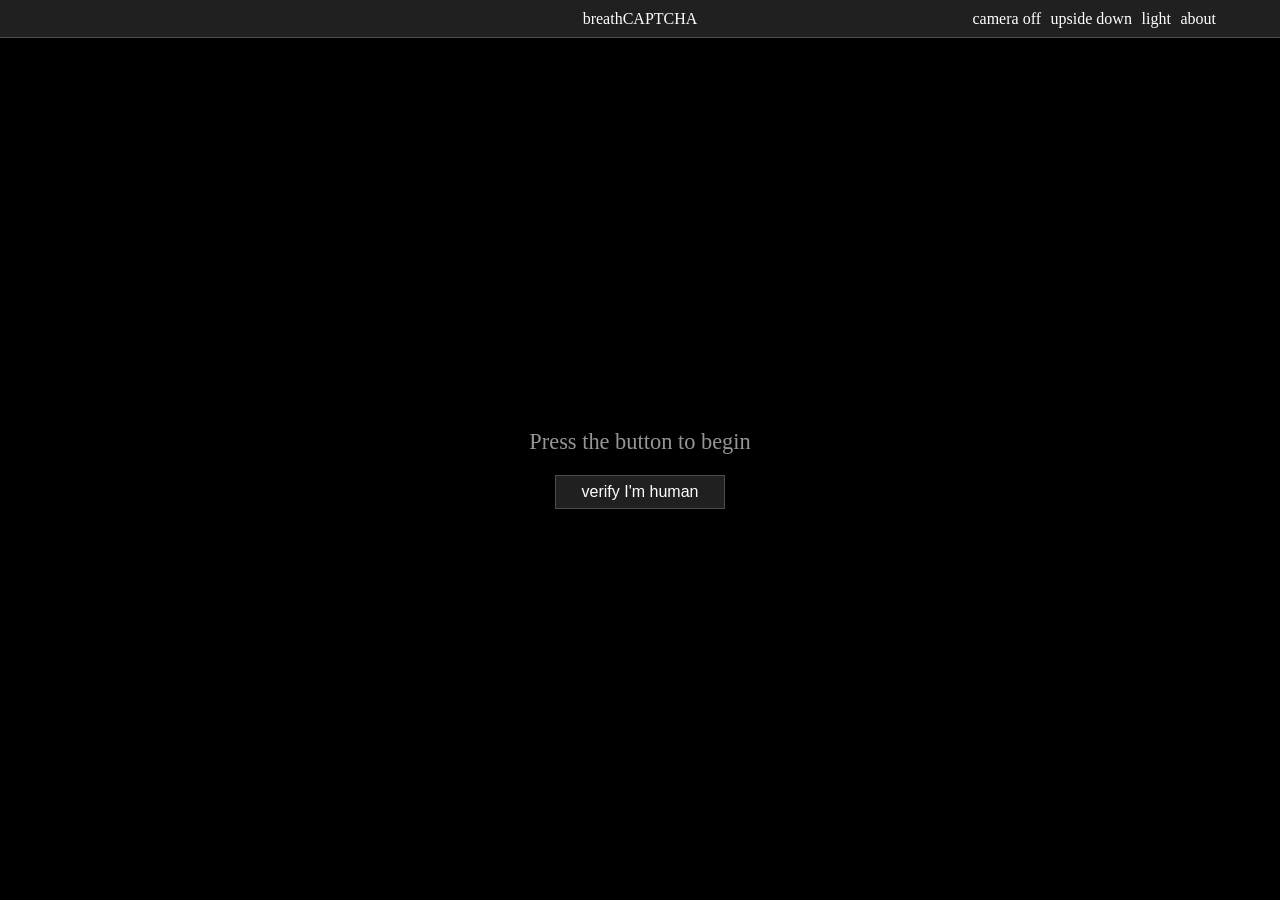
<file: breathcap-temp.html>
<!DOCTYPE html>
<html lang="en" data-theme="dark">
<head>
  <meta charset="UTF-8">
  <meta name="viewport" content="width=device-width, initial-scale=1.0">
  <title>breathCAPTCHA</title>
  <script>var t=localStorage.getItem('breathcap-theme');if(t)document.documentElement.dataset.theme=t;if(localStorage.getItem('breathcap-flip')==='1')document.body.classList.add('flipped');</script>
  <style>
    *, *::before, *::after { box-sizing: border-box; margin: 0; padding: 0; }

    [hidden] { display: none !important; }

    .sr-only {
      position: absolute; width: 1px; height: 1px; padding: 0; margin: -1px;
      overflow: hidden; clip: rect(0,0,0,0); white-space: nowrap; border: 0;
    }

    /* ── custom properties ── */

    :root {
      --bg:         black;
      --surface:    #0e0e0e;
      --muted:      #959595;
      --fg:         white;
      --border:     rgba(255,255,255,0.20);
      --btn-fg:     white;
      --btn-bg:     #202020;
      --overlay-bg: rgba(0,0,0,0.60);
      --focus-ring: rgba(0,230,118,0.7);
      --breath:     #00e676;
      --warm:       #ff8f00;
      --fail:       #ff3d00;
    }

    :root[data-theme="light"] {
      --bg:         white;
      --surface:    #efefed;
      --muted:      #595959;
      --fg:         #1a1a1a;
      --border:     rgba(0,0,0,0.12);
      --btn-fg:     #1a1a1a;
      --btn-bg:     #e8e8e6;
      --overlay-bg: rgba(247,247,245,0.94);
      --focus-ring: rgba(0,160,80,0.75);
      --breath:     #00963f;
      --warm:       #c46800;
      --fail:       #c62800;
    }

    :focus-visible { outline: 2px solid var(--focus-ring); outline-offset: 3px; }

    /* ── base ── */

    html, body { width: 100%; height: 100%; background: var(--bg); color: var(--fg); font-family: serif; }

    a, a:visited { color: var(--fg); text-decoration: underline; }
    a:hover { color: var(--muted); text-decoration: none; }

    /* ── overlay (fullscreen centered panel) ── */

    .overlay {
      position: fixed; inset: 0;
      display: flex; flex-direction: column; align-items: center; justify-content: center;
      background: var(--bg); color: var(--fg);
      gap: 1.6rem; padding: 2rem; text-align: center; z-index: 40;
    }

    /* ── app shell ── */

    #app { display: flex; flex-direction: column; height: 100vh; width: 100%; }

    /* ── topbar ── */

    #topbar {
      display: flex; align-items: center; justify-content: space-between;
      padding: 0 min(10em, 5vw); height: 38px; flex-shrink: 0;
      background: var(--btn-bg); border-bottom: 1px solid var(--border);
      position: relative; z-index: 50;
    }

    #topbar-left {
      display: flex; align-items: center; gap: 0.8rem; flex: 1;
      color: var(--muted); font-family: sans-serif; font-size: 0.8rem;
    }

    #topbar-right {
      display: flex; align-items: center; gap: 0.6rem; flex: 1; justify-content: flex-end;
    }

    /* ── camera toggle ── */

    #btn-camera { display: flex; align-items: center; }
    #btn-camera .camera-icon { display: none; }

    @media (max-width: 540px) {
      #topbar-title              { display: none; }
      #btn-camera-label          { display: none; }
      #btn-camera .camera-icon:not([hidden]) { display: block; }
    }

    #topbar button {
      padding: 0; border: none; background: none; color: inherit;
      font-family: serif; font-size: inherit; cursor: pointer; transition: opacity 0.15s;
    }
    #topbar button:hover  { opacity: 0.5; }
    #topbar button:active { opacity: 0.3; }

    /* ── main ── */

    #main {
      flex: 1; display: flex; flex-direction: column; align-items: center;
      justify-content: center; gap: 1.1rem; padding: 1.2rem 1rem;
      overflow: hidden;
    }

    /* ── prompt / status ── */

    #prompt-overlay { text-align: center; pointer-events: none; }

    #status {
      display: block;
      font-size: clamp(0.9em, 2.8vw, 1.4em);
      transition: color 0.3s; min-height: 1.3em;
    }
    #status.highlight { color: var(--breath); }
    #status.success   { color: var(--breath); }
    #status.muted     { color: var(--muted); }

    /* ── webcam preview ── */

    #cam-wrap {
      position: relative; width: 240px; height: 180px;
      border: 1px solid var(--border); overflow: hidden;
      background: var(--surface); display: none;
    }
    #cam-wrap.active { display: block; }

    #video {
      width: 100%; height: 100%;
      object-fit: cover; transform: scaleX(-1); display: block;
    }

    /* breath state ring */
    #cam-ring {
      position: absolute; inset: 0;
      border: 3px solid transparent;
      transition: border-color 0.3s; pointer-events: none;
    }
    #cam-ring.listening { border-color: var(--warm); }
    #cam-ring.breath    { border-color: var(--breath); }
    #cam-ring.verified  { border-color: var(--breath); }

    /* ── HF ratio bar ── */

    #hf-wrap { width: 240px; display: none; flex-direction: column; gap: 6px; }
    #hf-wrap.active { display: flex; }

    #hf-label {
      font-size: 0.72rem; color: var(--muted); font-family: monospace;
      display: flex; justify-content: space-between;
    }

    #hf-track {
      width: 100%; height: 6px; background: var(--surface);
      border: 1px solid var(--border); overflow: hidden;
    }

    #hf-fill {
      height: 100%; width: 0%;
      background: var(--warm);
      transition: width 0.08s linear, background 0.3s;
    }
    #hf-fill.drop { background: var(--breath); }

    /* baseline tick */
    #hf-tick-wrap { position: relative; height: 0; }
    #hf-tick {
      position: absolute; top: -9px; width: 2px; height: 12px;
      background: var(--border); border-radius: 1px; transform: translateX(-50%);
    }

    /* ── recovery bar (visible in BREATH state) ── */

    #recovery-wrap { width: 240px; display: none; flex-direction: column; gap: 6px; }
    #recovery-wrap.active { display: flex; }

    #recovery-label {
      font-size: 0.72rem; color: var(--muted); font-family: monospace;
      display: flex; justify-content: space-between;
    }

    #recovery-track {
      width: 100%; height: 6px; background: var(--surface);
      border: 1px solid var(--border); overflow: hidden;
    }

    #recovery-fill {
      height: 100%; width: 0%;
      background: var(--breath);
      transition: width 0.1s linear;
    }

    /* ── verify button ── */

    #btn-verify {
      padding: 7px 26px; font-size: 1em;
      color: var(--btn-fg); background: var(--btn-bg);
      border: 1px solid var(--border);
      cursor: pointer; transition: opacity 0.2s;
      font-family: sans-serif;
    }
    #btn-verify:hover:not(:disabled) { opacity: 0.5; }
    #btn-verify:disabled { opacity: 0.22; cursor: default; pointer-events: none; }

    /* ── verified badge ── */

    #badge { display: none; flex-direction: column; align-items: center; gap: 8px; }
    #badge.active { display: flex; }

    #badge-icon { font-size: 2.2em; animation: pop 0.35s ease-out; }
    #badge-text {
      font-family: sans-serif; font-size: 0.72rem;
      letter-spacing: 0.14em; text-transform: uppercase;
      color: var(--breath);
    }

    @keyframes pop {
      0%   { transform: scale(0.5); opacity: 0; }
      70%  { transform: scale(1.15); }
      100% { transform: scale(1);   opacity: 1; }
    }

    /* ── FFT display (hidden — replaced by slit scan) ── */

    #fft-wrap { display: none; }   /* never shown while slit scan is active */
    #fft-canvas { width: 192px; height: 192px; image-rendering: pixelated; }

    /* ── Slit scan ── */

    #slit-wrap { display: none; flex-direction: column; align-items: center; gap: 6px; width: 100%; }
    #slit-wrap.active { display: flex; }

    /* Horizontally scrollable strip — newest columns always at the right edge */
    #slit-scroll {
      width: 100%;
      overflow-x: auto;
      scrollbar-width: thin;
      scrollbar-color: var(--border) transparent;
      border: 1px solid var(--border);
    }

    /* Canvas grows rightward; CSS height is fixed, width follows canvas.width */
    #slit-canvas {
      display: block;
      height: 180px;
    }

    #slit-label {
      font-family: monospace; font-size: 0.68rem; color: var(--muted);
      text-align: center; line-height: 1.5;
    }

    #btn-slit-download {
      font-family: sans-serif; font-size: 0.8rem;
      padding: 4px 16px; letter-spacing: 0.04em;
    }

    /* ── 180° flip ── */

    body.flipped {
      transform: rotate(180deg);
      transform-origin: center center;
    }

    /* ── debug readout ── */

    #debug { font-family: monospace; font-size: 0.68rem; color: var(--muted); text-align: center; display: none; }
    body.debug-mode #debug { display: block; }

    /* ── global button ── */

    button {
      background: var(--btn-bg); border: 1px solid var(--border);
      color: var(--btn-fg); font-family: sans-serif; padding: 4px 16px;
      cursor: pointer; transition: opacity 0.12s;
    }
    button:hover  { opacity: 0.5; }
    button:active { opacity: 0.25; }
    button:disabled { opacity: 0.22; cursor: default; pointer-events: none; }

    /* ── about panel ── */

    #about-panel { z-index: 55; }
    #about-panel p { max-width: 480px; font-size: clamp(0.85rem,2vw,1rem); line-height: 1.4; }
    #btn-back { margin-top: 0.5rem; }

    /* ── permission screen ── */

    #permission-screen { z-index: 40; }
    #permission-screen button { padding: 7px 26px; }
  </style>
</head>
<body>

  <div id="announce" role="status" aria-live="polite" aria-atomic="true" class="sr-only"></div>

  <div id="app">

    <header id="topbar">
      <span id="topbar-left">
        <span id="state-indicator" aria-live="polite" aria-atomic="true"></span>
      </span>
      <span id="topbar-title" aria-hidden="true">breathCAPTCHA</span>
      <span id="topbar-right">
        <button id="btn-camera" aria-label="turn camera on">
          <span id="btn-camera-label">camera off</span>
          <svg id="camera-icon-on" class="camera-icon" width="16" height="16" viewBox="0 0 24 24" fill="currentColor" aria-hidden="true" hidden>
            <path fill-rule="evenodd" clip-rule="evenodd" d="M8.73178 3.35982C8.92177 3.13182 9.20322 3 9.5 3H14.5C14.7968 3 15.0782 3.13182 15.2682 3.35982L17.4684 6H20C20.7957 6 21.5587 6.31607 22.1213 6.87868C22.6839 7.44129 23 8.20435 23 9V18C23 18.7957 22.6839 19.5587 22.1213 20.1213C21.5587 20.6839 20.7957 21 20 21H4C3.20435 21 2.44129 20.6839 1.87868 20.1213C1.31607 19.5587 1 18.7956 1 18V9C1 8.20435 1.31607 7.44129 1.87868 6.87868C2.44129 6.31607 3.20435 6 4 6H6.53162L8.73178 3.35982ZM9.96837 5L7.76822 7.64018C7.57823 7.86818 7.29678 8 7 8H4C3.73478 8 3.48043 8.10536 3.29289 8.29289C3.10536 8.48043 3 8.73478 3 9V18C3 18.2652 3.10536 18.5196 3.29289 18.7071C3.48043 18.8946 3.73478 19 4 19H20C20.2652 19 20.5196 18.8946 20.7071 18.7071C20.8946 18.5196 21 18.2652 21 18V9C21 8.73478 20.8946 8.48043 20.7071 8.29289C20.5196 8.10536 20.2652 8 20 8H17C16.7032 8 16.4218 7.86818 16.2318 7.64018L14.0316 5H9.96837ZM12 11C10.8954 11 10 11.8954 10 13C10 14.1046 10.8954 15 12 15C13.1046 15 14 14.1046 14 13C14 11.8954 13.1046 11 12 11ZM8 13C8 10.7909 9.79086 9 12 9C14.2091 9 16 10.7909 16 13C16 15.2091 14.2091 17 12 17C9.79086 17 8 15.2091 8 13Z"/>
          </svg>
          <svg id="camera-icon-off" class="camera-icon" width="16" height="16" viewBox="0 0 24 24" fill="currentColor" aria-hidden="true">
            <path fill-rule="evenodd" clip-rule="evenodd" d="M1.29289 1.29289C1.68342 0.902369 2.31658 0.902369 2.70711 1.29289L22.7071 21.2929C23.0976 21.6834 23.0976 22.3166 22.7071 22.7071C22.3166 23.0976 21.6834 23.0976 21.2929 22.7071L19.5858 21H4C3.20435 21 2.44129 20.6839 1.87868 20.1213C1.31607 19.5587 1 18.7957 1 18V9C1 8.20435 1.31607 7.44129 1.87868 6.87868C2.44129 6.31607 3.20435 6 4 6H4.58579L1.29289 2.70711C0.902369 2.31658 0.902369 1.68342 1.29289 1.29289ZM6.58579 8H4C3.73478 8 3.48043 8.10536 3.29289 8.29289C3.10536 8.48043 3 8.73478 3 9V18C3 18.2652 3.10536 18.5196 3.29289 18.7071C3.48043 18.8946 3.73478 19 4 19H17.5858L14.6178 16.032C14.3011 16.3172 13.9404 16.5504 13.5489 16.7222C13.0593 16.937 12.5316 17.0516 11.997 17.059C11.4624 17.0664 10.9318 16.9666 10.4364 16.7654C9.94104 16.5643 9.49103 16.2659 9.11298 15.8878C8.73492 15.5097 8.4365 15.0597 8.23533 14.5644C8.03417 14.069 7.93436 13.5383 7.94179 13.0038C7.94923 12.4692 8.06376 11.9415 8.27862 11.4519C8.45043 11.0604 8.6836 10.6997 8.96874 10.3829L6.58579 8ZM10.3868 11.8011C10.275 11.9393 10.1818 12.0921 10.11 12.2556C10.0026 12.5004 9.94532 12.7643 9.9416 13.0316C9.93788 13.2989 9.98779 13.5642 10.0884 13.8119C10.189 14.0596 10.3382 14.2846 10.5272 14.4736C10.7162 14.6626 10.9412 14.8118 11.1889 14.9124C11.4366 15.013 11.7019 15.0629 11.9692 15.0592C12.2365 15.0555 12.5004 14.9982 12.7451 14.8908C12.9087 14.819 13.0615 14.7258 13.1997 14.6139L10.3868 11.8011ZM8.5 4C8.5 3.44772 8.94772 3 9.5 3H14.5C14.7968 3 15.0782 3.13182 15.2682 3.35982L17.4684 6H20C20.7957 6 21.5587 6.31607 22.1213 6.87868C22.6839 7.44129 23 8.20435 23 9V16.5C23 17.0523 22.5523 17.5 22 17.5C21.4477 17.5 21 17.0523 21 16.5V9C21 8.73478 20.8946 8.48043 20.7071 8.29289C20.5196 8.10536 20.2652 8 20 8H17C16.7032 8 16.4218 7.86818 16.2318 7.64018L14.0316 5H9.5C8.94772 5 8.5 4.55228 8.5 4Z"/>
          </svg>
        </button>
        <button id="btn-flip" aria-label="rotate page upside down">upside down</button>
        <button id="btn-theme" aria-label="switch to light mode">light</button>
        <button id="btn-about" aria-label="open about">about</button>
      </span>
    </header>

    <main id="main">

      <div id="prompt-overlay">
        <p id="status" class="muted" aria-live="polite" aria-atomic="true">Press the button to begin</p>
      </div>

      <div id="cam-wrap">
        <video id="video" autoplay playsinline muted></video>
        <div id="cam-ring"></div>
      </div>

      <div id="hf-wrap">
        <div id="hf-label">
          <span>HF energy</span>
          <span id="hf-val">—</span>
        </div>
        <div id="hf-track">
          <div id="hf-fill"></div>
        </div>
        <div id="hf-tick-wrap">
          <div id="hf-tick"></div>
        </div>
      </div>

      <div id="recovery-wrap">
        <div id="recovery-label">
          <span>clearance analysis</span>
          <span id="recovery-pct">waiting for fog…</span>
        </div>
        <div id="recovery-track">
          <div id="recovery-fill"></div>
        </div>
      </div>

      <button id="btn-verify">verify I'm human</button>

      <!-- fft-wrap kept in DOM but never shown; slit scan replaces it -->
      <div id="fft-wrap" aria-hidden="true">
        <canvas id="fft-canvas" width="64" height="64"></canvas>
      </div>

      <div id="slit-wrap" aria-label="slit scan of webcam over time">
        <div id="slit-scroll">
          <canvas id="slit-canvas" aria-hidden="true"></canvas>
        </div>
        <button id="btn-slit-download" hidden>download receipt</button>
        <p id="slit-label">slit scan — time →<br>center column of webcam, newest right</p>
      </div>

      <div id="badge">
        <div id="badge-icon">✓</div>
        <div id="badge-text">breath verified</div>
      </div>

      <p id="debug"></p>

    </main>
  </div>

  <!-- about panel -->
  <div id="about-panel" class="overlay" role="dialog" aria-modal="true"
       aria-labelledby="about-heading" hidden>
    <h2 id="about-heading" class="sr-only">About breathCAPTCHA</h2>
    <p>breathCAPTCHA verifies human presence by detecting a breath on your webcam lens. A brief fog pattern caused by exhaling alters the high-frequency energy of the camera image.</p>
    <p>All analysis runs locally. The system measures spectral changes; it does not record or store video.</p>
    <button id="btn-back" aria-label="close about">close</button>
  </div>

  <!-- breathcaptcha core module -->
  <script src="breathcaptcha.js"></script>

  <!-- UI glue -->
  <script>
  'use strict';

  // ── DOM refs ─────────────────────────────────────────────────────────────────
  const videoEl      = document.getElementById('video');
  const camWrap      = document.getElementById('cam-wrap');
  const camRing      = document.getElementById('cam-ring');
  const statusEl     = document.getElementById('status');
  const stateInd     = document.getElementById('state-indicator');
  const hfWrap       = document.getElementById('hf-wrap');
  const hfFill       = document.getElementById('hf-fill');
  const hfVal        = document.getElementById('hf-val');
  const hfTick       = document.getElementById('hf-tick');
  const btnVerify    = document.getElementById('btn-verify');
  const badge        = document.getElementById('badge');
  const debugEl      = document.getElementById('debug');
  const fftWrap      = document.getElementById('fft-wrap');   // kept, never shown
  const fftCanvas    = document.getElementById('fft-canvas');
  const fftCtx       = fftCanvas.getContext('2d');
  const slitWrap     = document.getElementById('slit-wrap');
  const slitCanvas   = document.getElementById('slit-canvas');
  const recoveryWrap = document.getElementById('recovery-wrap');
  const recoveryFill = document.getElementById('recovery-fill');
  const recoveryPct  = document.getElementById('recovery-pct');

  // ── FFT renderer (runs into hidden canvas; kept for breathcaptcha.js) ────────
  const FFT_N = 64, HF_LO = 16, HF_HI = 48;
  const fftImg = fftCtx.createImageData(FFT_N, FFT_N);

  function renderFFT(mag) {
    const d = fftImg.data;
    for (let r = 0; r < FFT_N; r++) {
      for (let c = 0; c < FFT_N; c++) {
        const i  = r * FFT_N + c;
        const v  = Math.floor(mag[i] * 255);
        const px = i * 4;
        const inHF = (r < HF_LO || r >= HF_HI) && (c < HF_LO || c >= HF_HI);
        if (inHF) {
          d[px]     = Math.floor(v * 0.12);
          d[px + 1] = Math.floor(v * 0.55 + 80  * (1 - v / 255));
          d[px + 2] = Math.floor(v * 0.55 + 172 * (1 - v / 255));
        } else {
          d[px] = d[px + 1] = d[px + 2] = v;
        }
        d[px + 3] = 255;
      }
    }
    fftCtx.putImageData(fftImg, 0, 0);
  }

  // ── Slit scan ─────────────────────────────────────────────────────────────────
  // Canvas grows rightward — one pixel column per captured frame, never overwritten.
  // Chunked allocation avoids clearing the canvas on every resize.

  const SLIT_H     = 180;    // fixed pixel height
  const SLIT_CHUNK = 900;    // columns allocated per chunk (~30 s at 30 fps)

  slitCanvas.height = SLIT_H;
  slitCanvas.width  = SLIT_CHUNK;   // initial allocation

  const slitCtx    = slitCanvas.getContext('2d', { willReadFrequently: false });
  const slitScroll = document.getElementById('slit-scroll');

  let slitPos    = 0;      // next column to write
  let slitFrozen = false;

  // Per-column metadata for the future hover / fog-frame feature.
  // Each entry: { ts, state, hf, base }
  const slitMeta = [];

  // Latest values from onStatus, sampled by the rAF tick.
  let _slitState = null, _slitHf = 0, _slitBase = 0;

  // Expand canvas rightward by SLIT_CHUNK columns, preserving existing pixels.
  function slitExpand() {
    const tmp = document.createElement('canvas');
    tmp.width  = slitCanvas.width;
    tmp.height = SLIT_H;
    tmp.getContext('2d').drawImage(slitCanvas, 0, 0);
    slitCanvas.width += SLIT_CHUNK;   // resize clears the canvas
    slitCtx.drawImage(tmp, 0, 0);     // restore saved content
  }

  const btnSlitDownload = document.getElementById('btn-slit-download');
  const slitLabel       = document.getElementById('slit-label');

  btnSlitDownload.addEventListener('click', function () {
    // Export only the filled portion (0 … slitPos columns).
    const crop = document.createElement('canvas');
    crop.width  = slitPos;
    crop.height = SLIT_H;
    crop.getContext('2d').drawImage(slitCanvas, 0, 0, slitPos, SLIT_H, 0, 0, slitPos, SLIT_H);
    crop.toBlob(function (blob) {
      const url = URL.createObjectURL(blob);
      const a   = document.createElement('a');
      const ts  = new Date().toISOString().replace(/[:.]/g, '-').slice(0, -1);
      a.href     = url;
      a.download = 'breathcap-receipt-' + ts + '.png';
      a.click();
      URL.revokeObjectURL(url);
    }, 'image/png');
  });

  function slitTick() {
    requestAnimationFrame(slitTick);
    if (slitFrozen) return;
    if (!videoEl.srcObject ||
        videoEl.readyState < videoEl.HAVE_CURRENT_DATA ||
        !videoEl.videoWidth) return;

    // Grow buffer if the current chunk is full.
    if (slitPos >= slitCanvas.width) slitExpand();

    const vW = videoEl.videoWidth;
    const vH = videoEl.videoHeight;

    // Append center vertical strip of video as the next column.
    slitCtx.drawImage(
      videoEl,
      Math.floor(vW / 2), 0, 1, vH,   // src: 1 px wide center column, full height
      slitPos,             0, 1, SLIT_H // dst: next column, scaled to canvas height
    );

    slitMeta.push({ ts: Date.now(), state: _slitState, hf: _slitHf, base: _slitBase });
    slitPos++;

    // Pin scroll to the newest (rightmost) column.
    slitScroll.scrollLeft = slitScroll.scrollWidth;
  }

  requestAnimationFrame(slitTick);

  // Called at the start of each new verification session.
  window.clearSlitScan = function () {
    slitFrozen       = false;
    slitPos          = 0;
    slitCanvas.width = SLIT_CHUNK;   // reset allocation (also clears canvas)
    slitMeta.length  = 0;
    btnSlitDownload.hidden = true;
    slitLabel.innerHTML    = 'slit scan — time →<br>center column of webcam, newest right';
  };

  if (location.search.includes('debug')) document.body.classList.add('debug-mode');

  // ── State → UI ────────────────────────────────────────────────────────────────
  const S = BreathCaptcha.STATES;

  function setStatus(text, cls = '') {
    statusEl.textContent = text;
    statusEl.className   = cls;
  }

  function applyState(state, progress = 0, hf = 0, base = 0) {
    camRing.className = state;
    const detecting = state === S.BASELINE || state === S.LISTENING || state === S.BREATH;
    slitWrap.classList.toggle('active', detecting);   // slit scan replaces fft
    recoveryWrap.classList.toggle('active', state === S.BREATH);

    // topbar indicator
    stateInd.textContent = state !== S.VERIFIED ? state : '';

    switch (state) {
      case S.BASELINE:
        setStatus('calibrating — hold still…', 'muted');
        break;
      case S.LISTENING:
        setStatus('breathe out onto your camera to fog it up', 'highlight');
        break;
      case S.BREATH: {
        const fogCleared = base > 0 && hf >= base * 0.90;
        if (fogCleared) {
          setStatus('fog clearing — analyzing…', 'highlight');
          recoveryFill.style.width = (progress * 100).toFixed(1) + '%';
          recoveryPct.textContent  = Math.round(progress * 100) + '%';
        } else {
          setStatus('fog detected — let it clear naturally', 'highlight');
          recoveryFill.style.width = '0%';
          recoveryPct.textContent  = 'waiting for fog…';
        }
        break;
      }
      case S.VERIFIED:
        setStatus('');
        hfWrap.classList.remove('active');
        recoveryWrap.classList.remove('active');
        badge.classList.add('active');
        btnVerify.disabled = false;
        btnVerify.textContent = 'try again';
        // Freeze and surface the slit scan as a receipt
        slitFrozen = true;
        slitWrap.classList.add('active');
        btnSlitDownload.hidden = false;
        slitLabel.textContent  = 'session receipt';
        break;
    }
  }

  // ── HF bar ───────────────────────────────────────────────────────────────────
  const BAR_MAX = 0.5;

  function updateBar(ratio, baseline) {
    const pct     = Math.min(ratio    / BAR_MAX * 100, 100);
    const basePct = Math.min(baseline / BAR_MAX * 100, 100);
    hfFill.style.width = pct + '%';
    hfTick.style.left  = basePct + '%';

    const isDrop = baseline > 0 && (baseline - ratio) / baseline >= 0.15;
    hfFill.classList.toggle('drop', isDrop);
    hfVal.textContent = ratio.toFixed(3);

    if (document.body.classList.contains('debug-mode')) {
      debugEl.textContent =
        `state=${BreathCaptcha.state}  hf=${ratio.toFixed(4)}  base=${baseline.toFixed(4)}`;
    }
  }

  // ── Camera ────────────────────────────────────────────────────────────────────
  async function startCamera() {
    const stream = await navigator.mediaDevices.getUserMedia({ video: true, audio: false });
    videoEl.srcObject = stream;
    await new Promise(res => videoEl.addEventListener('loadedmetadata', res, { once: true }));
  }

  // ── Verify button ─────────────────────────────────────────────────────────────
  btnVerify.addEventListener('click', async () => {
    btnVerify.disabled = true;
    badge.classList.remove('active');

    if (!window.breathInited) {
      // First run: acquire stream and initialise the module
      setStatus('requesting camera…', 'muted');
      try {
        await startCamera();
      } catch (err) {
        setStatus('camera access denied', '');
        btnVerify.disabled = false;
        return;
      }
      BreathCaptcha.init({
        video:      videoEl,
        onVerified: () => applyState(S.VERIFIED),
        onStatus:   (state, hf, base, fftMag, progress) => {
          _slitState = state; _slitHf = hf; _slitBase = base;  // feed slit metadata
          applyState(state, progress, hf, base);
          updateBar(hf, base);
          renderFFT(fftMag);   // still runs; output goes to hidden canvas
        },
      });
      window.breathInited = true;
    } else if (!videoEl.srcObject) {
      // Camera was stopped via toggle: re-acquire stream, then reset
      setStatus('requesting camera…', 'muted');
      try {
        await startCamera();
      } catch (err) {
        setStatus('camera access denied', '');
        btnVerify.disabled = false;
        return;
      }
      BreathCaptcha.reset();
    } else {
      // Camera already live: just reset state
      BreathCaptcha.reset();
    }

    camWrap.classList.add('active');
    hfWrap.classList.add('active');
    if (typeof setCameraState === 'function') setCameraState(true);
    window.clearSlitScan();   // fresh scan for each session
    BreathCaptcha.start();
  });
  </script>

  <!-- theme toggle + about panel -->
  <script>
  (function () {
    'use strict';

    var html      = document.documentElement;
    var btnFlip   = document.getElementById('btn-flip');
    var btnTheme  = document.getElementById('btn-theme');
    var btnAbout  = document.getElementById('btn-about');
    var about     = document.getElementById('about-panel');
    var btnBack   = document.getElementById('btn-back');

    // ── Flip toggle ──────────────────────────────────────────────────────────
    function applyFlip(flipped) {
      document.body.classList.toggle('flipped', flipped);
      btnFlip.textContent = flipped ? 'upright' : 'upside down';
      btnFlip.setAttribute('aria-label', flipped ? 'rotate page upright' : 'rotate page upside down');
      localStorage.setItem('breathcap-flip', flipped ? '1' : '0');
    }

    applyFlip(localStorage.getItem('breathcap-flip') === '1');

    btnFlip.addEventListener('click', function () {
      applyFlip(!document.body.classList.contains('flipped'));
    });
    var btnCamera = document.getElementById('btn-camera');
    var camLabel  = document.getElementById('btn-camera-label');
    var iconOn    = document.getElementById('camera-icon-on');
    var iconOff   = document.getElementById('camera-icon-off');

    // Camera starts off — the verify button is the entry point for first use
    var cameraActive = false;
    var vid = document.getElementById('video');

    window.setCameraState = function (on) {
      cameraActive = on;
      camLabel.textContent = on ? 'camera on' : 'camera off';
      btnCamera.setAttribute('aria-label', on ? 'turn camera off' : 'turn camera on');
      iconOn.hidden  = !on;
      iconOff.hidden =  on;

      if (!on) {
        // Stop stream so OS indicator light goes off
        if (vid.srcObject) {
          vid.srcObject.getTracks().forEach(function (tr) { tr.stop(); });
          vid.srcObject = null;
        }
        document.getElementById('cam-wrap').classList.remove('active');
        document.getElementById('hf-wrap').classList.remove('active');
      }
      // toggle-on is handled by the caller (verify button or click handler below)
    };

    window.breathInited = false;
    setCameraState(false);

    btnCamera.addEventListener('click', function () {
      if (cameraActive) {
        setCameraState(false);
      } else if (window.breathInited) {
        // Re-acquire stream directly — no need to re-init BreathCaptcha
        navigator.mediaDevices.getUserMedia({ video: true, audio: false })
          .then(function (stream) {
            vid.srcObject = stream;
            return new Promise(function (res) {
              vid.addEventListener('loadedmetadata', res, { once: true });
            });
          })
          .then(function () {
            document.getElementById('cam-wrap').classList.add('active');
            document.getElementById('hf-wrap').classList.add('active');
            cameraActive = true;
            camLabel.textContent = 'camera on';
            btnCamera.setAttribute('aria-label', 'turn camera off');
            iconOn.hidden  = false;
            iconOff.hidden = true;
            BreathCaptcha.reset();
            BreathCaptcha.start();
          })
          .catch(function (err) {
            document.getElementById('status').textContent = 'camera error: ' + err.name;
          });
      }
      // else: camera not yet started — user must click verify button first
    });

    function applyTheme(t) {
      html.dataset.theme = t;
      var next = t === 'dark' ? 'light' : 'dark';
      btnTheme.textContent = next;
      btnTheme.setAttribute('aria-label', 'switch to ' + next + ' mode');
      localStorage.setItem('breathcap-theme', t);
    }

    applyTheme(localStorage.getItem('breathcap-theme') || 'dark');

    btnTheme.addEventListener('click', function () {
      applyTheme(html.dataset.theme === 'dark' ? 'light' : 'dark');
    });

    btnAbout.addEventListener('click', function () { about.hidden = false; btnBack.focus(); });
    btnBack.addEventListener('click',  function () { about.hidden = true;  btnAbout.focus(); });
    document.addEventListener('keydown', function (e) {
      if (e.key === 'Escape' && !about.hidden) { about.hidden = true; btnAbout.focus(); }
    });
  }());
  </script>

</body>
</html>
</file>
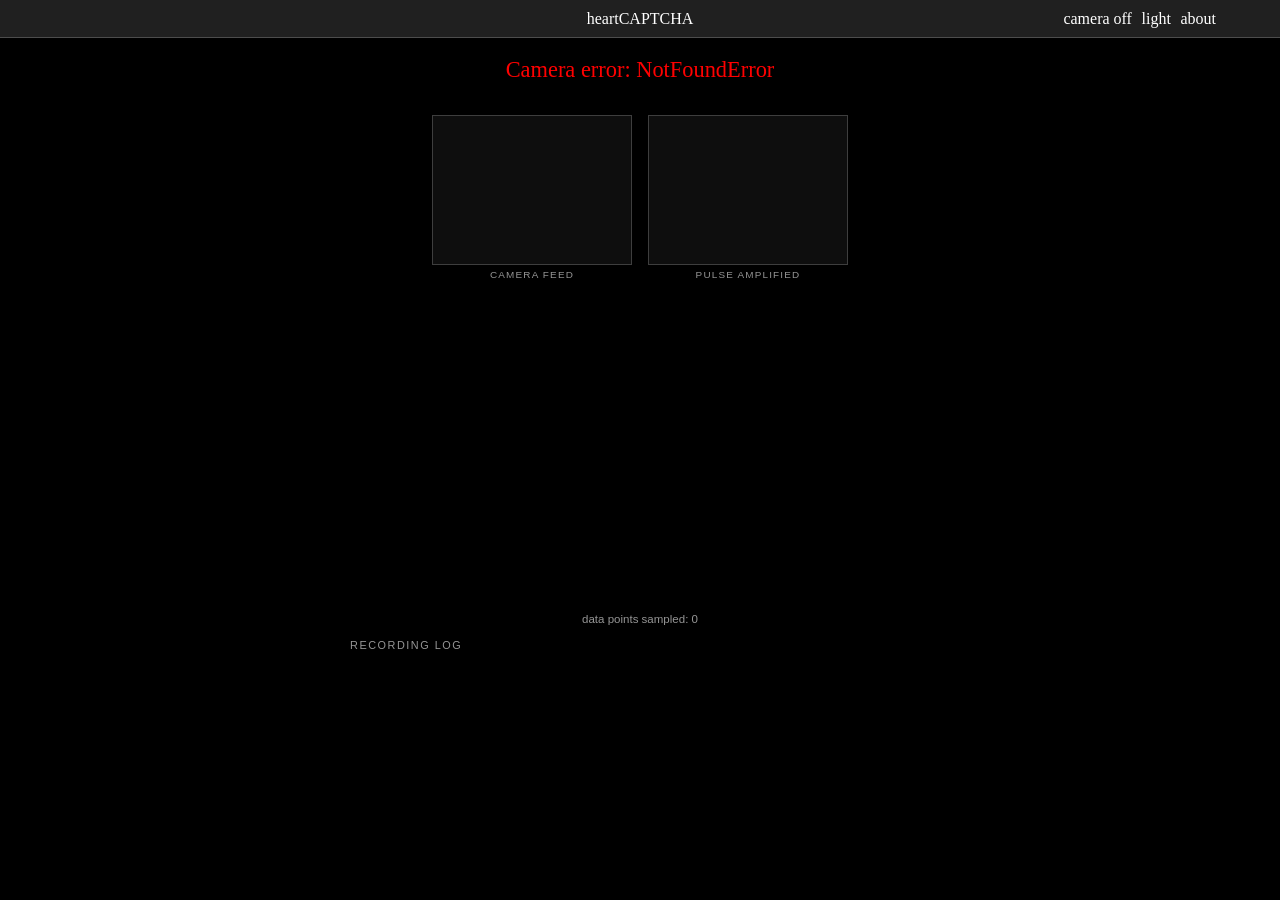
<file: heartcap-temp.html>
<!DOCTYPE html>
<html lang="en" data-theme="dark">
<head>
  <meta charset="UTF-8">
  <meta name="viewport" content="width=device-width, initial-scale=1.0">
  <title>heartCAPTCHA</title>
  <script>var t=localStorage.getItem('heartcap-theme');if(t)document.documentElement.dataset.theme=t;</script>
  <style>
    *, *::before, *::after { box-sizing: border-box; margin: 0; padding: 0; }

    [hidden] { display: none !important; }

    .sr-only {
      position: absolute; width: 1px; height: 1px; padding: 0; margin: -1px;
      overflow: hidden; clip: rect(0,0,0,0); white-space: nowrap; border: 0;
    }

    /* ── custom properties ── */

    :root {
      --bg:         black;
      --surface:    #0e0e0e;
      --muted:      #959595;
      --fg:         white;
      --border:     rgba(255,255,255,0.20);
      --btn-fg:     white;
      --btn-bg:     #202020;
      --overlay-bg: rgba(0,0,0,0.60);
      --focus-ring: rgba(0,230,118,0.7);
      --pulse:      #00e676;
      --pulse-dim:  rgba(0,230,118,0.07);
      --warm:       #ff8f00;
      --warm-dim:   rgba(255,143,0,0.07);
    }

    :root[data-theme="light"] {
      --bg:         white;
      --surface:    #efefed;
      --muted:      #595959;
      --fg:         #1a1a1a;
      --border:     rgba(0,0,0,0.12);
      --btn-fg:     #1a1a1a;
      --btn-bg:     #e8e8e6;
      --overlay-bg: rgba(247,247,245,0.94);
      --focus-ring: rgba(0,160,80,0.75);
      --pulse:      #00963f;
      --pulse-dim:  rgba(0,150,63,0.08);
      --warm:       #c46800;
      --warm-dim:   rgba(196,104,0,0.08);
    }

    :focus-visible { outline: 2px solid var(--focus-ring); outline-offset: 3px; }

    /* ── base ── */

    html, body { width: 100%; height: 100%; background: var(--bg); color: var(--fg); font-family: serif; }

    a, a:visited { color: var(--fg); text-decoration: underline; }
    a:hover { color: var(--muted); text-decoration: none; }

    /* ── overlay ── */

    .overlay {
      position: fixed; inset: 0;
      display: flex; flex-direction: column; align-items: center; justify-content: center;
      background: var(--bg); color: var(--fg);
      gap: 1.6rem; padding: 2rem; text-align: center; z-index: 40;
    }

    /* ── app shell ── */

    #app { display: flex; flex-direction: column; min-height: 100vh; width: 100%; }

    /* ── topbar ── */

    #topbar {
      display: flex; align-items: center; justify-content: space-between;
      padding: 0 min(10em, 5vw); height: 38px; flex-shrink: 0;
      background: var(--btn-bg); border-bottom: 1px solid var(--border);
      position: sticky; top: 0; z-index: 50;
    }

    #topbar-left {
      display: flex; align-items: center; gap: 0.8rem; flex: 1;
      color: var(--muted); font-family: sans-serif; font-size: 0.8rem;
    }

    #topbar-right {
      display: flex; align-items: center; gap: 0.6rem; flex: 1; justify-content: flex-end;
    }

    /* ── camera toggle ── */

    #btn-camera { display: flex; align-items: center; }
    #btn-camera .camera-icon { display: none; }

    @media (max-width: 540px) {
      #topbar-title              { display: none; }
      #btn-camera-label          { display: none; }
      #btn-camera .camera-icon:not([hidden]) { display: block; }
    }

    #topbar button {
      padding: 0; border: none; background: none; color: inherit;
      font-family: serif; font-size: inherit; cursor: pointer; transition: opacity 0.15s;
    }
    #topbar button:hover  { opacity: 0.5; }
    #topbar button:active { opacity: 0.3; }

    /* ── main ── */

    #main {
      flex: 1; display: flex; flex-direction: column; align-items: center;
      gap: 0.9rem; padding: 1.2rem 1rem 2rem;
    }

    /* ── status / prompt ── */

    #prompt-overlay { text-align: center; }

    #message {
      display: block;
      font-size: clamp(0.9em, 2.8vw, 1.4em);
      color: var(--fg);
    }

    #info {
      display: block;
      font-family: sans-serif; font-size: 0.72rem; letter-spacing: 0.06em;
      color: var(--muted); margin-top: 0.3em; min-height: 1.2em;
    }

    /* ── video pair ── */

    #videoContainer { display: flex; justify-content: center; gap: 16px; }

    #videoElement, #amplifiedVideoElement {
      display: block; width: 200px; height: 150px;
      border: 1px solid var(--border);
      transform: scaleX(-1); object-fit: cover;
      background: var(--surface);
    }

    #canvas { display: none; }

    .video-caption {
      font-family: sans-serif; font-size: 0.62rem; letter-spacing: 0.12em;
      text-transform: uppercase; color: var(--muted);
      text-align: center; margin-top: 4px;
    }

    /* ── charts ── */

    #chartContainer, #pulseChartContainer {
      width: 100%; max-width: 580px;
    }

    #pulseChart { display: block; width: 100%; }

    /* ── data points info ── */

    #dataPointsInfo {
      font-family: sans-serif; font-size: 0.72rem;
      color: var(--muted); text-align: center;
    }

    /* ── pulse log section ── */

    #pulse-log-section { width: 100%; max-width: 580px; }

    #pulse-log-section h2 {
      font-family: sans-serif; font-weight: normal;
      font-size: 0.68rem; letter-spacing: 0.14em; text-transform: uppercase;
      color: var(--muted); margin-bottom: 8px;
    }

    #pulse-log {
      display: flex; flex-direction: column; gap: 4px;
      max-height: 280px; overflow-y: auto; padding: 2px;
      scrollbar-width: thin; scrollbar-color: var(--border) transparent;
    }

    .pls-row {
      display: flex; align-items: stretch; gap: 8px;
      background: var(--surface); border: 1px solid var(--border);
      padding: 5px 8px; transition: border-color 0.2s;
    }
    .pls-row.pls-active { border-color: var(--pulse); }

    .pls-meta {
      flex-shrink: 0; width: 54px;
      display: flex; flex-direction: column; justify-content: center; align-items: center;
      font-family: monospace; font-size: 0.7em; color: var(--muted); line-height: 1.6;
    }

    .pls-bpm { font-size: 1.25em; font-weight: bold; color: var(--pulse); line-height: 1.2; }
    .pls-canvas { flex: 1; height: 52px; display: block; }

    /* ── global button ── */

    button {
      background: var(--btn-bg); border: 1px solid var(--border);
      color: var(--btn-fg); font-family: sans-serif; padding: 4px 16px;
      cursor: pointer; transition: opacity 0.12s;
    }
    button:hover  { opacity: 0.5; }
    button:active { opacity: 0.25; }
    button:disabled { opacity: 0.22; cursor: default; pointer-events: none; }

    /* ── about panel ── */

    #about-panel { z-index: 55; }
    #about-panel p { max-width: 480px; font-size: clamp(0.85rem,2vw,1rem); line-height: 1.4; }
    #btn-back { margin-top: 0.5rem; }
  </style>
</head>
<body>

  <div id="announce" role="status" aria-live="polite" aria-atomic="true" class="sr-only"></div>

  <div id="app">

    <header id="topbar">
      <span id="topbar-left">
        <span id="bpm-live" aria-live="polite" aria-atomic="true"></span>
      </span>
      <span id="topbar-title" aria-hidden="true">heartCAPTCHA</span>
      <span id="topbar-right">
        <button id="btn-camera" aria-label="turn camera off">
          <span id="btn-camera-label">camera on</span>
          <svg id="camera-icon-on" class="camera-icon" width="16" height="16" viewBox="0 0 24 24" fill="currentColor" aria-hidden="true" hidden>
            <path fill-rule="evenodd" clip-rule="evenodd" d="M8.73178 3.35982C8.92177 3.13182 9.20322 3 9.5 3H14.5C14.7968 3 15.0782 3.13182 15.2682 3.35982L17.4684 6H20C20.7957 6 21.5587 6.31607 22.1213 6.87868C22.6839 7.44129 23 8.20435 23 9V18C23 18.7957 22.6839 19.5587 22.1213 20.1213C21.5587 20.6839 20.7957 21 20 21H4C3.20435 21 2.44129 20.6839 1.87868 20.1213C1.31607 19.5587 1 18.7956 1 18V9C1 8.20435 1.31607 7.44129 1.87868 6.87868C2.44129 6.31607 3.20435 6 4 6H6.53162L8.73178 3.35982ZM9.96837 5L7.76822 7.64018C7.57823 7.86818 7.29678 8 7 8H4C3.73478 8 3.48043 8.10536 3.29289 8.29289C3.10536 8.48043 3 8.73478 3 9V18C3 18.2652 3.10536 18.5196 3.29289 18.7071C3.48043 18.8946 3.73478 19 4 19H20C20.2652 19 20.5196 18.8946 20.7071 18.7071C20.8946 18.5196 21 18.2652 21 18V9C21 8.73478 20.8946 8.48043 20.7071 8.29289C20.5196 8.10536 20.2652 8 20 8H17C16.7032 8 16.4218 7.86818 16.2318 7.64018L14.0316 5H9.96837ZM12 11C10.8954 11 10 11.8954 10 13C10 14.1046 10.8954 15 12 15C13.1046 15 14 14.1046 14 13C14 11.8954 13.1046 11 12 11ZM8 13C8 10.7909 9.79086 9 12 9C14.2091 9 16 10.7909 16 13C16 15.2091 14.2091 17 12 17C9.79086 17 8 15.2091 8 13Z"/>
          </svg>
          <svg id="camera-icon-off" class="camera-icon" width="16" height="16" viewBox="0 0 24 24" fill="currentColor" aria-hidden="true">
            <path fill-rule="evenodd" clip-rule="evenodd" d="M1.29289 1.29289C1.68342 0.902369 2.31658 0.902369 2.70711 1.29289L22.7071 21.2929C23.0976 21.6834 23.0976 22.3166 22.7071 22.7071C22.3166 23.0976 21.6834 23.0976 21.2929 22.7071L19.5858 21H4C3.20435 21 2.44129 20.6839 1.87868 20.1213C1.31607 19.5587 1 18.7957 1 18V9C1 8.20435 1.31607 7.44129 1.87868 6.87868C2.44129 6.31607 3.20435 6 4 6H4.58579L1.29289 2.70711C0.902369 2.31658 0.902369 1.68342 1.29289 1.29289ZM6.58579 8H4C3.73478 8 3.48043 8.10536 3.29289 8.29289C3.10536 8.48043 3 8.73478 3 9V18C3 18.2652 3.10536 18.5196 3.29289 18.7071C3.48043 18.8946 3.73478 19 4 19H17.5858L14.6178 16.032C14.3011 16.3172 13.9404 16.5504 13.5489 16.7222C13.0593 16.937 12.5316 17.0516 11.997 17.059C11.4624 17.0664 10.9318 16.9666 10.4364 16.7654C9.94104 16.5643 9.49103 16.2659 9.11298 15.8878C8.73492 15.5097 8.4365 15.0597 8.23533 14.5644C8.03417 14.069 7.93436 13.5383 7.94179 13.0038C7.94923 12.4692 8.06376 11.9415 8.27862 11.4519C8.45043 11.0604 8.6836 10.6997 8.96874 10.3829L6.58579 8ZM10.3868 11.8011C10.275 11.9393 10.1818 12.0921 10.11 12.2556C10.0026 12.5004 9.94532 12.7643 9.9416 13.0316C9.93788 13.2989 9.98779 13.5642 10.0884 13.8119C10.189 14.0596 10.3382 14.2846 10.5272 14.4736C10.7162 14.6626 10.9412 14.8118 11.1889 14.9124C11.4366 15.013 11.7019 15.0629 11.9692 15.0592C12.2365 15.0555 12.5004 14.9982 12.7451 14.8908C12.9087 14.819 13.0615 14.7258 13.1997 14.6139L10.3868 11.8011ZM8.5 4C8.5 3.44772 8.94772 3 9.5 3H14.5C14.7968 3 15.0782 3.13182 15.2682 3.35982L17.4684 6H20C20.7957 6 21.5587 6.31607 22.1213 6.87868C22.6839 7.44129 23 8.20435 23 9V16.5C23 17.0523 22.5523 17.5 22 17.5C21.4477 17.5 21 17.0523 21 16.5V9C21 8.73478 20.8946 8.48043 20.7071 8.29289C20.5196 8.10536 20.2652 8 20 8H17C16.7032 8 16.4218 7.86818 16.2318 7.64018L14.0316 5H9.5C8.94772 5 8.5 4.55228 8.5 4Z"/>
          </svg>
        </button>
        <button id="btn-theme" aria-label="switch to light mode">light</button>
        <button id="btn-about" aria-label="open about">about</button>
      </span>
    </header>

    <main id="main">

      <div id="prompt-overlay">
        <p id="message" aria-live="polite" aria-atomic="true">Initializing…</p>
        <p id="info"></p>
      </div>

      <div id="videoContainer">
        <div>
          <video id="videoElement" autoplay playsinline aria-label="camera feed"></video>
          <p class="video-caption">camera feed</p>
        </div>
        <div>
          <canvas id="amplifiedVideoElement" aria-label="amplified pulse view"></canvas>
          <p class="video-caption">pulse amplified</p>
        </div>
      </div>

      <canvas id="canvas" aria-hidden="true"></canvas>

      <div id="chartContainer">
        <!-- <canvas id="heartRateChart"></canvas> -->
      </div>
      <div id="pulseChartContainer">
        <canvas id="pulseChart"></canvas>
      </div>

      <!-- stubs heartcam.js binds to -->
      <button id="clearLogButton"    hidden aria-hidden="true"></button>
      <button id="downloadLogButton" hidden aria-hidden="true"></button>

      <p id="dataPointsInfo" aria-live="polite">data points sampled: 0</p>

      <section id="pulse-log-section" aria-label="pulse recording log">
        <h2>recording log</h2>
        <div id="pulse-log" role="list"></div>
      </section>

    </main>
  </div>

  <!-- about panel -->
  <div id="about-panel" class="overlay" role="dialog" aria-modal="true"
       aria-labelledby="about-heading" hidden>
    <h2 id="about-heading" class="sr-only">About heartCAPTCHA</h2>
    <p>heartCAPTCHA verifies human presence by detecting a heartbeat through your webcam. Place a fingertip over your camera lens — the system reads subtle color changes caused by blood flow.</p>
    <p>All signal processing runs locally in your browser. No video or biometric data is transmitted or stored.</p>
    <p>Based on HeartCam by Zijun Yang, Jingjia Peng, Mo Yang, and Yijun Wang (EECS 442).</p>
    <button id="btn-back" aria-label="close about">close</button>
  </div>

  <!-- heartcam core — exposes fingerDetected, smoothedHeartRate, pulseHistory -->
  <script src="heartcam.js"></script>

  <!-- jsfeat for EVM pyramid primitives -->
  <!-- <script src="../pulse/evm-master/jsfeat.js"></script> -->

  <!-- pulse log — reads heartcam.js globals each rAF -->
  <script>
  (function () {
    'use strict';

    var logEl           = document.getElementById('pulse-log');
    var bpmLive         = document.getElementById('bpm-live');
    var currentSession  = null;
    var lastFingerState = false;
    var lastCapturedTime = 0;

    function createRow(session) {
      var row = document.createElement('div');
      row.className = 'pls-row pls-active';
      row.setAttribute('role', 'listitem');

      var meta = document.createElement('div');
      meta.className = 'pls-meta';
      var t = new Date(session.startTime);
      meta.innerHTML =
        '<span class="pls-bpm">—</span>' +
        t.toLocaleTimeString([], { hour: '2-digit', minute: '2-digit', second: '2-digit' });
      session.metaEl = meta;

      var cvs = document.createElement('canvas');
      cvs.className = 'pls-canvas';
      session.canvas = cvs;

      row.appendChild(meta);
      row.appendChild(cvs);
      session.rowEl = row;
      logEl.appendChild(row);
      logEl.scrollTop = logEl.scrollHeight;
    }

    function themeColor(live) {
      var light = document.documentElement.dataset.theme === 'light';
      if (live) return light ? '#00963f' : '#00e676';
      return light ? '#c46800' : '#ff8f00';
    }

    function drawSession(session, isLive) {
      var cvs = session.canvas;
      var src = session.entries;
      if (!cvs || src.length < 2) return;

      var W = cvs.clientWidth || 500, H = 52;
      if (cvs.width !== W) cvs.width = W;
      if (cvs.height !== H) cvs.height = H;

      var pad = { t: 4, r: 8, b: 4, l: 8 };
      var pW = W - pad.l - pad.r, pH = H - pad.t - pad.b;

      var entries, tMin, tMax;
      if (isLive) {
        var now = Date.now();
        tMin = now - 10000; tMax = now;
        entries = src.filter(function (e) { return e.time >= tMin; });
      } else {
        entries = src;
        tMin = src[0].time; tMax = src[src.length - 1].time;
      }
      if (entries.length < 2 || tMax === tMin) return;

      var span = tMax - tMin;
      var xOf = function (t) { return pad.l + (t - tMin) / span * pW; };
      var yOf = function (v) { return pad.t + (1 - v) * pH; };

      var color = themeColor(isLive);
      var ctx = cvs.getContext('2d');
      ctx.clearRect(0, 0, W, H);

      ctx.strokeStyle = 'rgba(127,127,127,0.18)';
      ctx.lineWidth = 1;
      ctx.beginPath();
      ctx.moveTo(pad.l, pad.t + pH);
      ctx.lineTo(pad.l + pW, pad.t + pH);
      ctx.stroke();

      ctx.beginPath();
      ctx.strokeStyle = color;
      ctx.lineWidth = 1.5;
      ctx.lineJoin = 'round';
      for (var i = 0; i < entries.length; i++) {
        var x = xOf(entries[i].time), y = yOf(entries[i].value);
        if (i === 0) ctx.moveTo(x, y); else ctx.lineTo(x, y);
      }
      ctx.stroke();

      ctx.lineTo(xOf(entries[entries.length - 1].time), pad.t + pH);
      ctx.lineTo(xOf(entries[0].time), pad.t + pH);
      ctx.closePath();
      ctx.fillStyle = isLive ? 'rgba(0,230,118,0.07)' : 'rgba(255,143,0,0.07)';
      ctx.fill();

      if (!isLive) {
        var dur = ((tMax - tMin) / 1000).toFixed(1) + 's';
        ctx.fillStyle = 'rgba(127,127,127,0.45)';
        ctx.font = '9px monospace';
        ctx.textAlign = 'right';
        ctx.textBaseline = 'bottom';
        ctx.fillText(dur, pad.l + pW - 2, pad.t + pH - 1);
      }
    }

    function tick() {
      requestAnimationFrame(tick);

      var nowFinger = fingerDetected;

      if (nowFinger && !lastFingerState) {
        lastCapturedTime = Date.now();
        currentSession = { startTime: Date.now(), entries: [] };
        createRow(currentSession);
      }

      if (!nowFinger && lastFingerState && currentSession) {
        currentSession.rowEl.classList.remove('pls-active');
        drawSession(currentSession, false);
        var bpm = smoothedHeartRate;
        currentSession.metaEl.querySelector('.pls-bpm').textContent =
          (bpm && isFinite(bpm)) ? bpm.toFixed(0) : '?';
        currentSession = null;
        if (bpmLive) bpmLive.textContent = '';
      }

      lastFingerState = nowFinger;

      if (currentSession) {
        for (var i = 0; i < pulseHistory.length; i++) {
          if (pulseHistory[i].time > lastCapturedTime) {
            currentSession.entries.push({ time: pulseHistory[i].time, value: pulseHistory[i].value });
            lastCapturedTime = pulseHistory[i].time;
          }
        }
        drawSession(currentSession, true);

        var liveBpm = smoothedHeartRate;
        if (liveBpm && isFinite(liveBpm)) {
          currentSession.metaEl.querySelector('.pls-bpm').textContent = liveBpm.toFixed(0);
          if (bpmLive) bpmLive.textContent = liveBpm.toFixed(0) + ' bpm';
        }
        logEl.scrollTop = logEl.scrollHeight;
      }
    }

    requestAnimationFrame(tick);
  }());
  </script>
<!--  -->

  <!-- theme toggle + about panel -->
  <script>
  (function () {
    'use strict';

    var html      = document.documentElement;
    var btnTheme  = document.getElementById('btn-theme');
    var btnAbout  = document.getElementById('btn-about');
    var about     = document.getElementById('about-panel');
    var btnBack   = document.getElementById('btn-back');
    var btnCamera = document.getElementById('btn-camera');
    var camLabel  = document.getElementById('btn-camera-label');
    var iconOn    = document.getElementById('camera-icon-on');
    var iconOff   = document.getElementById('camera-icon-off');
    var vidEl     = document.getElementById('videoElement');
    var cameraOn  = true;

    function stopStream() {
      if (vidEl.srcObject) {
        vidEl.srcObject.getTracks().forEach(function (tr) { tr.stop(); });
        vidEl.srcObject = null;
      }
    }

    function restartStream() {
      // heartcam.js's processFrame loop checks videoWidth === 0 each frame,
      // so it will resume automatically once srcObject is live again.
      navigator.mediaDevices.getUserMedia({ video: { facingMode: 'user' } })
        .then(function (stream) { vidEl.srcObject = stream; vidEl.play(); })
        .catch(function () {
          return navigator.mediaDevices.getUserMedia({ video: { facingMode: 'environment' } })
            .then(function (stream) { vidEl.srcObject = stream; vidEl.play(); });
        })
        .catch(function (err) {
          var msgEl = document.getElementById('message');
          if (msgEl) msgEl.textContent = 'Camera error: ' + err.name;
          setCameraState(false);
        });
    }

    function setCameraState(on) {
      cameraOn = on;
      camLabel.textContent = on ? 'camera on' : 'camera off';
      btnCamera.setAttribute('aria-label', on ? 'turn camera off' : 'turn camera on');
      iconOn.hidden  = !on;
      iconOff.hidden =  on;
      if (!on) { stopStream(); } else { restartStream(); }
    }

    setCameraState(true);

    btnCamera.addEventListener('click', function () { setCameraState(!cameraOn); });

    function applyTheme(t) {
      html.dataset.theme = t;
      var next = t === 'dark' ? 'light' : 'dark';
      btnTheme.textContent = next;
      btnTheme.setAttribute('aria-label', 'switch to ' + next + ' mode');
      localStorage.setItem('heartcap-theme', t);
    }

    applyTheme(localStorage.getItem('heartcap-theme') || 'dark');

    btnTheme.addEventListener('click', function () {
      applyTheme(html.dataset.theme === 'dark' ? 'light' : 'dark');
    });

    btnAbout.addEventListener('click', function () { about.hidden = false; btnBack.focus(); });
    btnBack.addEventListener('click',  function () { about.hidden = true;  btnAbout.focus(); });
    document.addEventListener('keydown', function (e) {
      if (e.key === 'Escape' && !about.hidden) { about.hidden = true; btnAbout.focus(); }
    });
  }());
  </script>

</body>
</html>
</file>
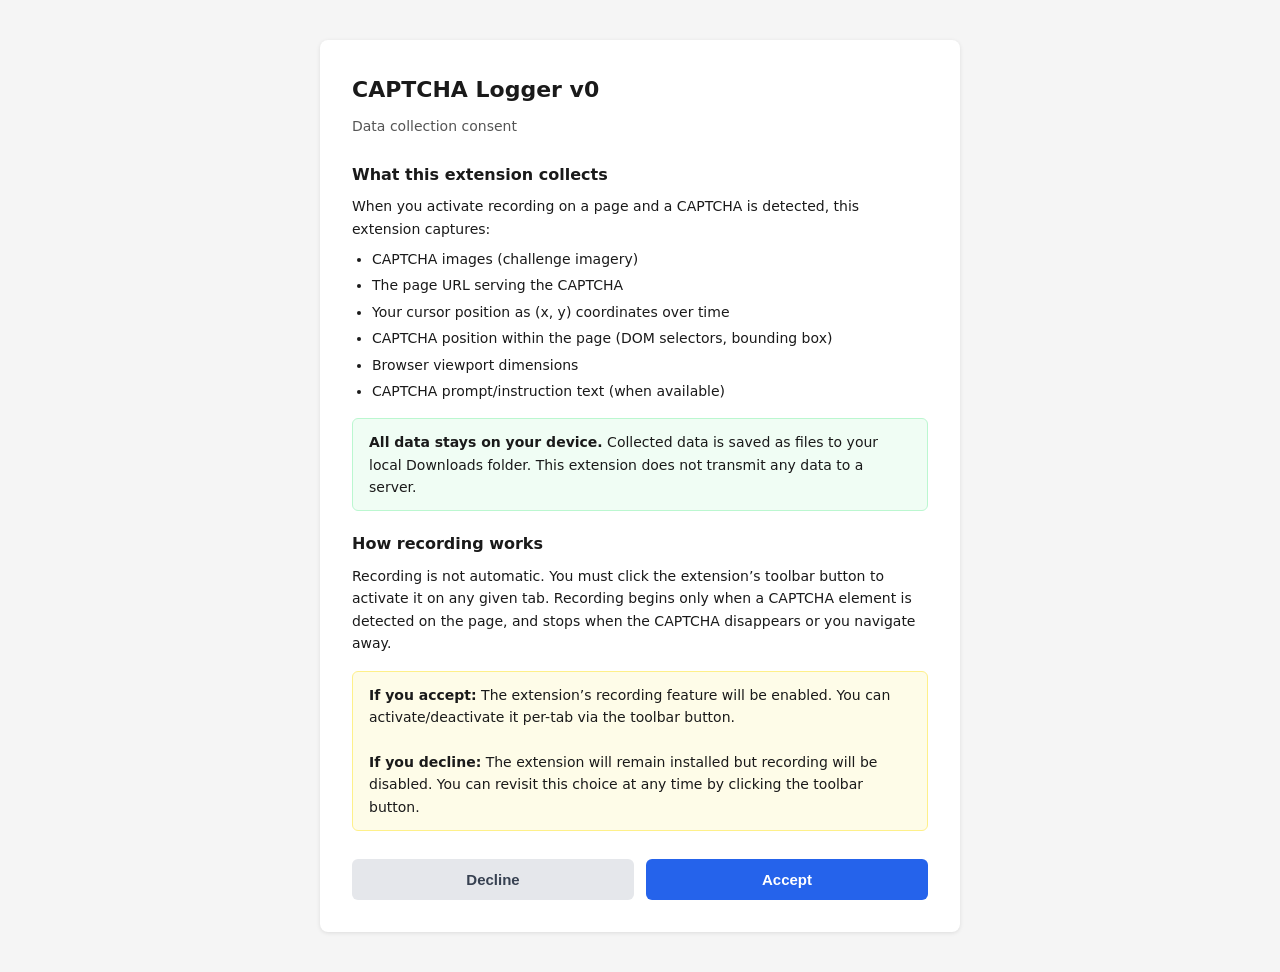
<file: A1_Diary/1_Log/consent.html>
<!DOCTYPE html>
<html lang="en">
<head>
  <meta charset="UTF-8">
  <title>CAPTCHA Logger - Data Collection Consent</title>
  <style>
    * { box-sizing: border-box; margin: 0; padding: 0; }
    body {
      font-family: system-ui, -apple-system, sans-serif;
      background: #f5f5f5;
      color: #1a1a1a;
      line-height: 1.6;
      padding: 40px 20px;
    }
    .container {
      max-width: 640px;
      margin: 0 auto;
      background: white;
      border-radius: 8px;
      padding: 32px;
      box-shadow: 0 1px 4px rgba(0,0,0,0.1);
    }
    h1 {
      font-size: 22px;
      margin-bottom: 8px;
    }
    .subtitle {
      color: #555;
      font-size: 14px;
      margin-bottom: 24px;
    }
    h2 {
      font-size: 16px;
      margin: 20px 0 8px;
    }
    ul {
      margin-left: 20px;
      margin-bottom: 16px;
      font-size: 14px;
    }
    li { margin-bottom: 4px; }
    .highlight {
      background: #f0fdf4;
      border: 1px solid #bbf7d0;
      border-radius: 6px;
      padding: 12px 16px;
      margin: 16px 0;
      font-size: 14px;
    }
    .impact {
      background: #fefce8;
      border: 1px solid #fef08a;
      border-radius: 6px;
      padding: 12px 16px;
      margin: 16px 0;
      font-size: 14px;
    }
    .buttons {
      display: flex;
      gap: 12px;
      margin-top: 28px;
    }
    button {
      flex: 1;
      padding: 12px 20px;
      font-size: 15px;
      font-weight: 600;
      border-radius: 6px;
      border: none;
      cursor: pointer;
      transition: background 0.15s;
    }
    .accept {
      background: #2563eb;
      color: white;
    }
    .accept:hover { background: #1d4ed8; }
    .decline {
      background: #e5e7eb;
      color: #374151;
    }
    .decline:hover { background: #d1d5db; }
    .status {
      text-align: center;
      margin-top: 16px;
      font-size: 14px;
      color: #555;
      display: none;
    }
  </style>
</head>
<body>
  <div class="container">
    <h1>CAPTCHA Logger v0</h1>
    <p class="subtitle">Data collection consent</p>

    <h2>What this extension collects</h2>
    <p style="font-size:14px; margin-bottom:8px;">When you activate recording on a page and a CAPTCHA is detected, this extension captures:</p>
    <ul>
      <li>CAPTCHA images (challenge imagery)</li>
      <li>The page URL serving the CAPTCHA</li>
      <li>Your cursor position as (x, y) coordinates over time</li>
      <li>CAPTCHA position within the page (DOM selectors, bounding box)</li>
      <li>Browser viewport dimensions</li>
      <li>CAPTCHA prompt/instruction text (when available)</li>
    </ul>

    <div class="highlight">
      <strong>All data stays on your device.</strong> Collected data is saved as files to your local Downloads folder. This extension does not transmit any data to a server.
    </div>

    <h2>How recording works</h2>
    <p style="font-size:14px;">Recording is not automatic. You must click the extension’s toolbar button to activate it on any given tab. Recording begins only when a CAPTCHA element is detected on the page, and stops when the CAPTCHA disappears or you navigate away.</p>

    <div class="impact">
      <strong>If you accept:</strong> The extension’s recording feature will be enabled. You can activate/deactivate it per-tab via the toolbar button.<br><br>
      <strong>If you decline:</strong> The extension will remain installed but recording will be disabled. You can revisit this choice at any time by clicking the toolbar button.
    </div>

    <div class="buttons">
      <button class="decline" id="decline-btn">Decline</button>
      <button class="accept" id="accept-btn">Accept</button>
    </div>
    <p class="status" id="status"></p>
  </div>

  <script src="consent.js"></script>
</body>
</html>
</file>
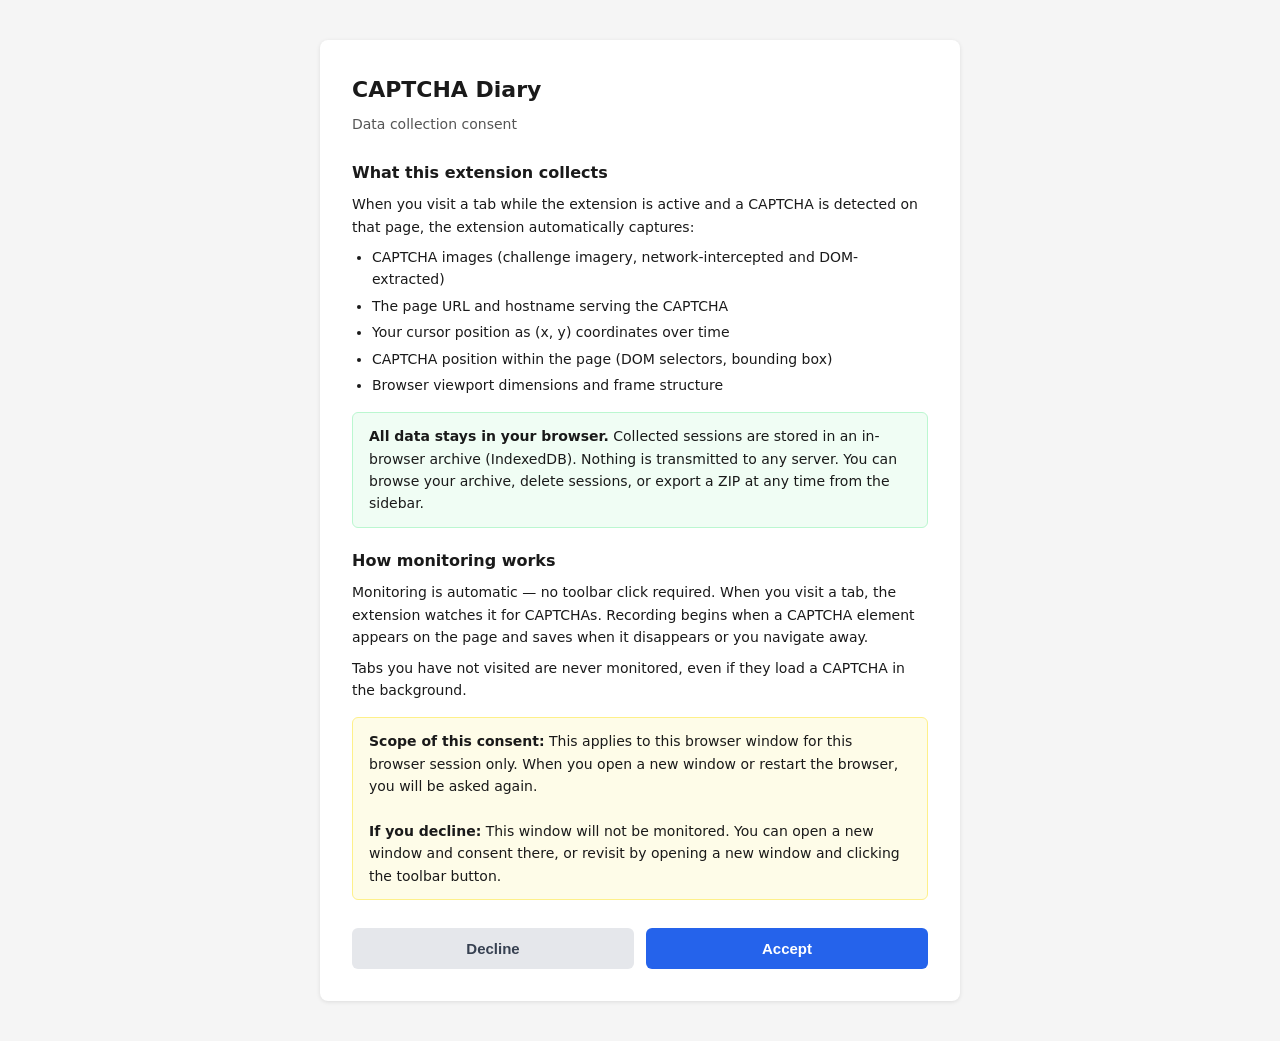
<file: A1_Diary/2_Diary/consent.html>
<!DOCTYPE html>
<html lang="en">
<head>
  <meta charset="UTF-8">
  <title>CAPTCHA Diary — Consent</title>
  <style>
    * { box-sizing: border-box; margin: 0; padding: 0; }
    body {
      font-family: system-ui, -apple-system, sans-serif;
      background: #f5f5f5;
      color: #1a1a1a;
      line-height: 1.6;
      padding: 40px 20px;
    }
    .container {
      max-width: 640px;
      margin: 0 auto;
      background: white;
      border-radius: 8px;
      padding: 32px;
      box-shadow: 0 1px 4px rgba(0,0,0,0.1);
    }
    h1 { font-size: 22px; margin-bottom: 6px; }
    .subtitle { color: #555; font-size: 14px; margin-bottom: 24px; }
    h2 { font-size: 16px; margin: 20px 0 8px; }
    ul { margin-left: 20px; margin-bottom: 16px; font-size: 14px; }
    li { margin-bottom: 4px; }
    p { font-size: 14px; margin-bottom: 8px; }
    .note {
      background: #f0fdf4;
      border: 1px solid #bbf7d0;
      border-radius: 6px;
      padding: 12px 16px;
      margin: 16px 0;
      font-size: 14px;
    }
    .scope {
      background: #fefce8;
      border: 1px solid #fef08a;
      border-radius: 6px;
      padding: 12px 16px;
      margin: 16px 0;
      font-size: 14px;
    }
    .buttons { display: flex; gap: 12px; margin-top: 28px; }
    button {
      flex: 1;
      padding: 12px 20px;
      font-size: 15px;
      font-weight: 600;
      border-radius: 6px;
      border: none;
      cursor: pointer;
      transition: background 0.15s;
    }
    .accept { background: #2563eb; color: white; }
    .accept:hover { background: #1d4ed8; }
    .decline { background: #e5e7eb; color: #374151; }
    .decline:hover { background: #d1d5db; }
    .status {
      text-align: center;
      margin-top: 16px;
      font-size: 14px;
      color: #555;
      display: none;
    }
  </style>
</head>
<body>
  <div class="container">
    <h1>CAPTCHA Diary</h1>
    <p class="subtitle">Data collection consent</p>

    <h2>What this extension collects</h2>
    <p>When you visit a tab while the extension is active and a CAPTCHA is detected on that page, the extension automatically captures:</p>
    <ul>
      <li>CAPTCHA images (challenge imagery, network-intercepted and DOM-extracted)</li>
      <li>The page URL and hostname serving the CAPTCHA</li>
      <li>Your cursor position as (x, y) coordinates over time</li>
      <li>CAPTCHA position within the page (DOM selectors, bounding box)</li>
      <li>Browser viewport dimensions and frame structure</li>
    </ul>

    <div class="note">
      <strong>All data stays in your browser.</strong> Collected sessions are stored in an in-browser archive (IndexedDB). Nothing is transmitted to any server. You can browse your archive, delete sessions, or export a ZIP at any time from the sidebar.
    </div>

    <h2>How monitoring works</h2>
    <p>Monitoring is automatic — no toolbar click required. When you visit a tab, the extension watches it for CAPTCHAs. Recording begins when a CAPTCHA element appears on the page and saves when it disappears or you navigate away.</p>
    <p>Tabs you have not visited are never monitored, even if they load a CAPTCHA in the background.</p>

    <div class="scope">
      <strong>Scope of this consent:</strong> This applies to this browser window for this browser session only. When you open a new window or restart the browser, you will be asked again.<br><br>
      <strong>If you decline:</strong> This window will not be monitored. You can open a new window and consent there, or revisit by opening a new window and clicking the toolbar button.
    </div>

    <div class="buttons">
      <button class="decline" id="decline-btn">Decline</button>
      <button class="accept" id="accept-btn">Accept</button>
    </div>
    <p class="status" id="status"></p>
  </div>

  <script src="consent.js"></script>
</body>
</html>
</file>
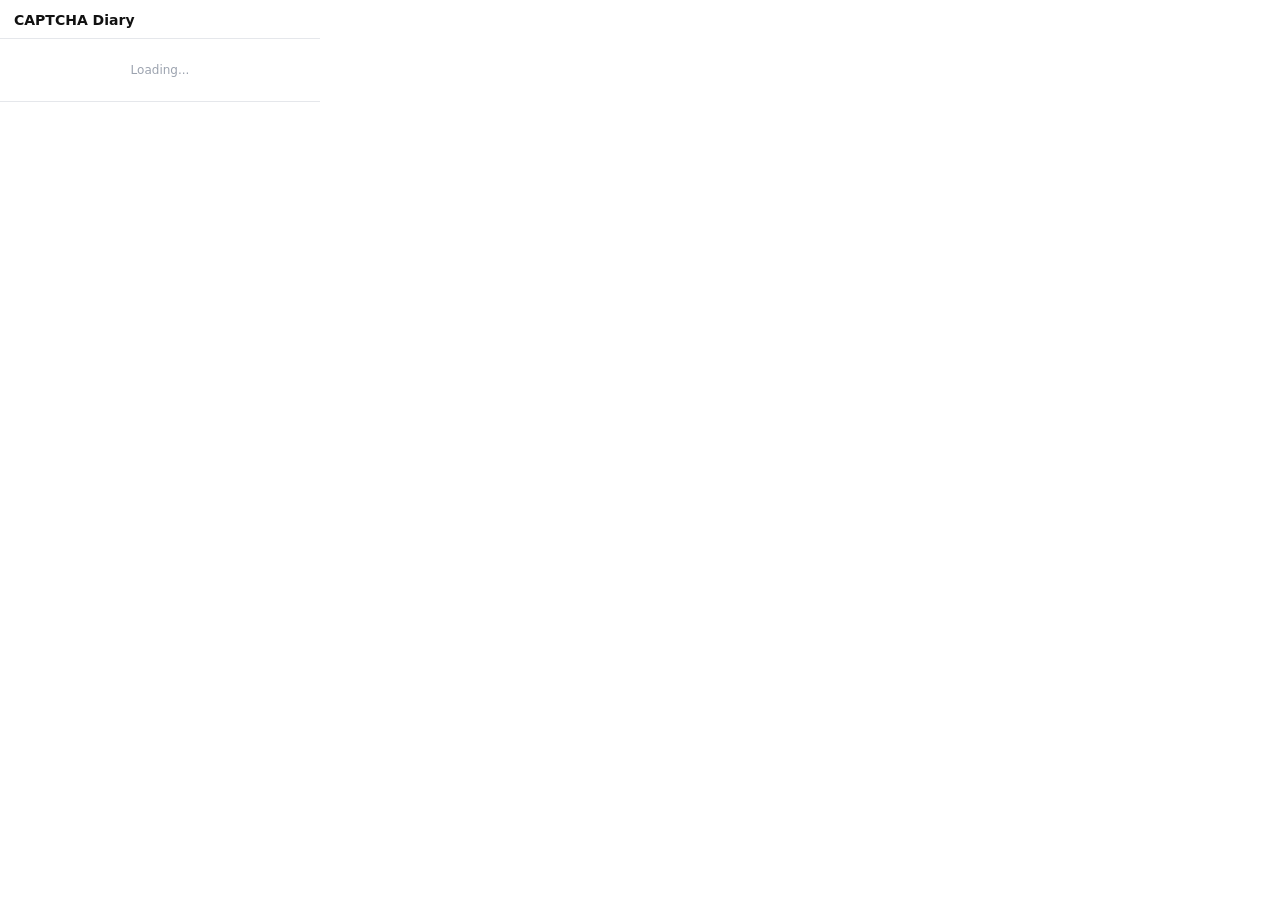
<file: A1_Diary/2_Diary/panel.html>
<!DOCTYPE html>
<html lang="en">
<head>
  <meta charset="UTF-8">
  <title>CAPTCHA Diary</title>
  <style>
    * { box-sizing: border-box; margin: 0; padding: 0; }
    body {
      width: 320px;
      font-family: system-ui, -apple-system, sans-serif;
      font-size: 13px;
      color: #1a1a1a;
      background: #fff;
    }

    /* Header */
    .header {
      display: flex;
      align-items: center;
      justify-content: space-between;
      padding: 12px 14px 10px;
      border-bottom: 1px solid #e5e7eb;
    }
    .header-title {
      font-size: 14px;
      font-weight: 600;
      color: #111;
    }
    .header-status {
      font-size: 11px;
      padding: 2px 8px;
      border-radius: 12px;
      font-weight: 500;
    }
    .header-status.watching {
      background: #f3f4f6;
      color: #6b7280;
    }
    .header-status.recording {
      background: #fee2e2;
      color: #dc2626;
    }

    /* States */
    .state { padding: 16px 14px; }

    /* State A: no consent */
    .no-consent-msg {
      color: #6b7280;
      font-size: 13px;
      margin-bottom: 12px;
      line-height: 1.5;
    }
    .btn {
      display: block;
      width: 100%;
      padding: 9px 14px;
      font-size: 13px;
      font-weight: 600;
      border: none;
      border-radius: 6px;
      cursor: pointer;
      text-align: center;
    }
    .btn-primary { background: #2563eb; color: white; }
    .btn-primary:hover { background: #1d4ed8; }
    .btn-secondary { background: #f3f4f6; color: #374151; }
    .btn-secondary:hover { background: #e5e7eb; }

    /* State B: watching, no session */
    .watching-msg {
      color: #6b7280;
      line-height: 1.5;
      margin-bottom: 14px;
    }

    /* State C: session preview */
    .preview-img {
      width: 100%;
      height: 120px;
      object-fit: cover;
      border-radius: 4px;
      background: #f3f4f6;
      display: block;
      margin-bottom: 10px;
    }
    .preview-img-placeholder {
      width: 100%;
      height: 120px;
      background: #f3f4f6;
      border-radius: 4px;
      display: flex;
      align-items: center;
      justify-content: center;
      color: #9ca3af;
      font-size: 12px;
      margin-bottom: 10px;
    }
    .meta-row {
      display: flex;
      gap: 8px;
      flex-wrap: wrap;
      margin-bottom: 6px;
    }
    .meta-badge {
      font-size: 11px;
      padding: 2px 7px;
      border-radius: 10px;
      background: #f3f4f6;
      color: #374151;
    }
    .meta-badge.provider {
      background: #eff6ff;
      color: #1d4ed8;
    }
    .session-detail {
      font-size: 11px;
      color: #6b7280;
      margin-top: 4px;
      margin-bottom: 12px;
    }

    /* Footer */
    .footer {
      border-top: 1px solid #e5e7eb;
      padding: 10px 14px;
      display: flex;
      align-items: center;
      justify-content: space-between;
    }
    .footer-count {
      font-size: 11px;
      color: #6b7280;
    }
    .footer-link {
      font-size: 12px;
      color: #2563eb;
      background: none;
      border: none;
      cursor: pointer;
      padding: 0;
      font-weight: 500;
    }
    .footer-link:hover { text-decoration: underline; }

    /* Loading */
    .loading { padding: 24px 14px; text-align: center; color: #9ca3af; font-size: 12px; }

    /* Hidden */
    .hidden { display: none !important; }
  </style>
</head>
<body>

  <div class="header">
    <span class="header-title" id="header-title">CAPTCHA Diary</span>
    <span class="header-status watching hidden" id="header-status"></span>
  </div>

  <!-- Loading -->
  <div class="loading" id="state-loading">Loading...</div>

  <!-- State A: no consent -->
  <div class="state hidden" id="state-no-consent">
    <p class="no-consent-msg">CAPTCHA Diary is not active in this window. Grant consent to begin monitoring.</p>
    <button class="btn btn-primary" id="grant-consent-btn">Grant Consent</button>
  </div>

  <!-- State B: watching, no session yet -->
  <div class="state hidden" id="state-watching">
    <p class="watching-msg">Watching for CAPTCHAs on this tab. Sessions will appear here when captured.</p>
    <button class="btn btn-secondary hidden" id="save-now-btn" style="margin-top:10px">Save recording now</button>
  </div>

  <!-- State C: recent session -->
  <div class="state hidden" id="state-session">
    <div id="preview-img-container">
      <div class="preview-img-placeholder" id="preview-placeholder">No image preview</div>
      <img class="preview-img hidden" id="preview-img" alt="CAPTCHA preview">
    </div>
    <div class="meta-row">
      <span class="meta-badge provider" id="meta-provider"></span>
      <span class="meta-badge" id="meta-images"></span>
      <span class="meta-badge" id="meta-rounds"></span>
    </div>
    <div class="session-detail" id="meta-detail"></div>
  </div>

  <div class="footer">
    <span class="footer-count" id="footer-count"></span>
    <button class="footer-link hidden" id="view-archive-btn">View Archive →</button>
  </div>

  <script src="panel.js"></script>
</body>
</html>
</file>
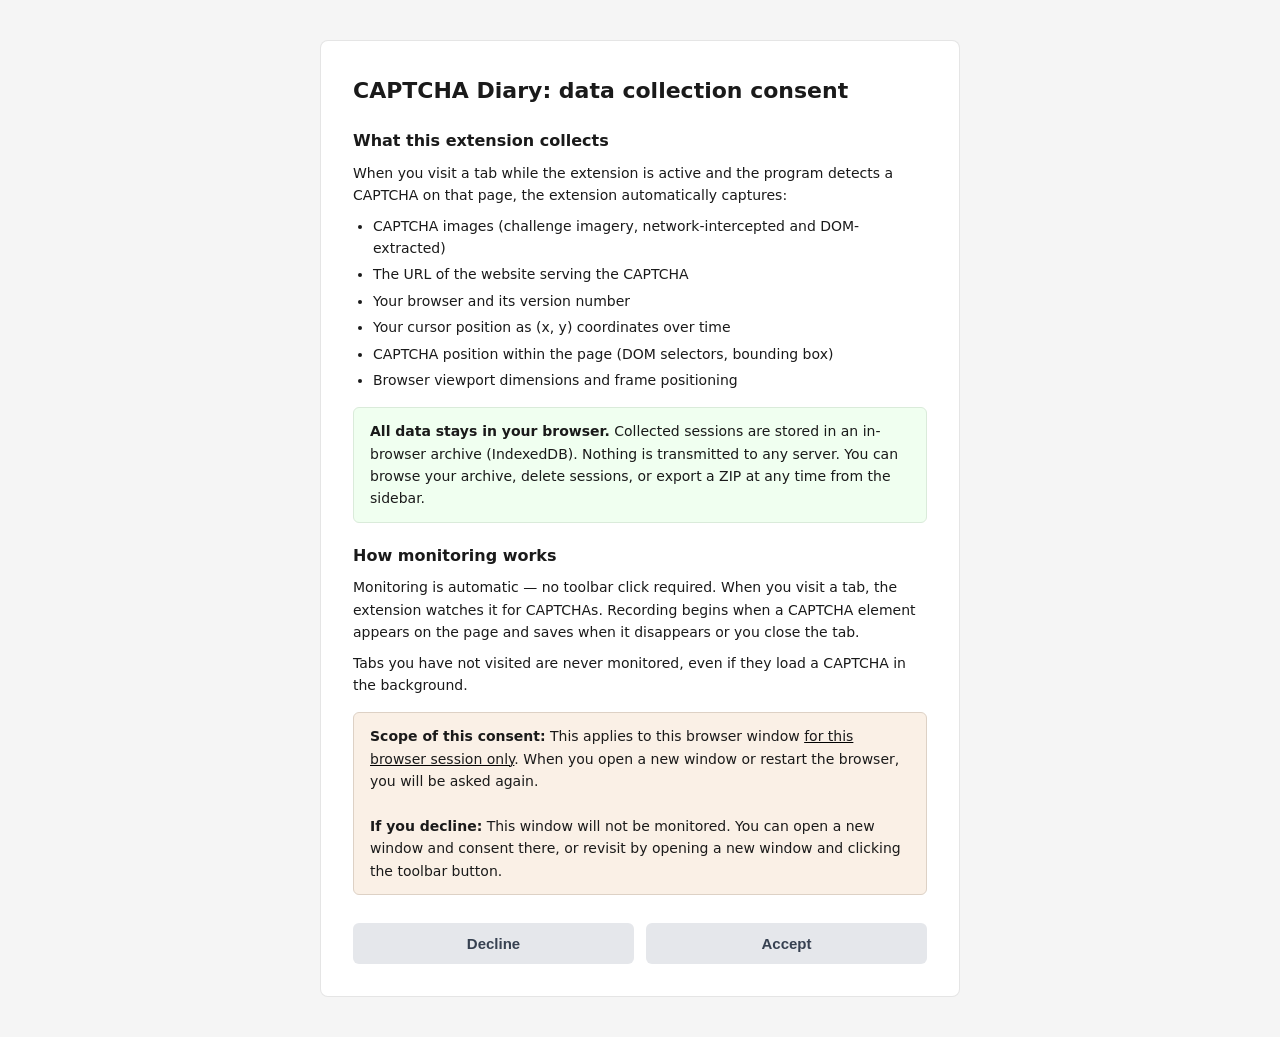
<file: Diary/2_Diary/consent.html>
<!DOCTYPE html>
<html lang="en">
<head>
  <meta charset="UTF-8">
  <title>CAPTCHA Diary — Consent</title>
  <style>
    * { box-sizing: border-box; margin: 0; padding: 0; }
    body {
      font-family: system-ui, -apple-system, sans-serif;
      background: #f5f5f5;
      color: #1a1a1a;
      line-height: 1.6;
      padding: 40px 20px;
    }
    .container {
      max-width: 640px;
      margin: 0 auto;
      background: white;
      border-radius: 8px;
      padding: 32px;
      border: 1px solid rgba(0,0,0,0.1);
    }
    h1 { font-size: 22px; margin-bottom: 6px; }
    .subtitle { color: #555; font-size: 14px; margin-bottom: 24px; }
    h2 { font-size: 16px; margin: 20px 0 8px; }
    ul { margin-left: 20px; margin-bottom: 16px; font-size: 14px; }
    li { margin-bottom: 4px; }
    p { font-size: 14px; margin-bottom: 8px; }
    .und { text-decoration: 1px black solid underline; }
    .note {
      background: honeydew;
      border: 1px solid rgb(218, 235, 218);
      border-radius: 6px;
      padding: 12px 16px;
      margin: 16px 0;
      font-size: 14px;
    }
    .scope {
      background:linen;
      border: 1px solid rgb(221, 209, 197);
      border-radius: 6px;
      padding: 12px 16px;
      margin: 16px 0;
      font-size: 14px;
    }
    .buttons { display: flex; gap: 12px; margin-top: 28px; }
    button {
      flex: 1;
      padding: 12px 20px;
      font-size: 15px;
      font-weight: 600;
      border-radius: 6px;
      border: none;
      cursor: pointer;
      transition: background 0.15s;
    }
    .accept, .decline { background: #e5e7eb; color: #374151; }
    .accept:hover, .decline:hover { background: #d1d5db; }
    .status {
      text-align: center;
      margin-top: 16px;
      font-size: 14px;
      color: #555;
      display: none;
    }
  </style>
</head>
<body>
  <div class="container">
    <h1>CAPTCHA Diary: data collection consent</h1>

    <h2>What this extension collects</h2>
    <p>When you visit a tab while the extension is active and the program detects a CAPTCHA on that page, the extension automatically captures:</p>
    <ul>
      <li>CAPTCHA images (challenge imagery, network-intercepted and DOM-extracted)</li>
      <li>The URL of the website serving the CAPTCHA</li>
      <li>Your browser and its version number</li>
      <li>Your cursor position as (x, y) coordinates over time</li>
      <li>CAPTCHA position within the page (DOM selectors, bounding box)</li>
      <li>Browser viewport dimensions and frame positioning</li>
    </ul>

    <div class="note">
      <strong>All data stays in your browser.</strong> Collected sessions are stored in an in-browser archive (IndexedDB). Nothing is transmitted to any server. You can browse your archive, delete sessions, or export a ZIP at any time from the sidebar.
    </div>

    <h2>How monitoring works</h2>
    <p>Monitoring is automatic — no toolbar click required. When you visit a tab, the extension watches it for CAPTCHAs. Recording begins when a CAPTCHA element appears on the page and saves when it disappears or you close the tab.</p>
    <p>Tabs you have not visited are never monitored, even if they load a CAPTCHA in the background.</p>

    <div class="scope">
      <strong>Scope of this consent:</strong> This applies to this browser window <span class="und">for this browser session only</span>. When you open a new window or restart the browser, you will be asked again.<br><br>
      <strong>If you decline:</strong> This window will not be monitored. You can open a new window and consent there, or revisit by opening a new window and clicking the toolbar button.
    </div>

    <div class="buttons">
      <button class="decline" id="decline-btn">Decline</button>
      <button class="accept" id="accept-btn">Accept</button>
    </div>
    <p class="status" id="status"></p>
  </div>

  <script src="consent.js"></script>
</body>
</html>
</file>
